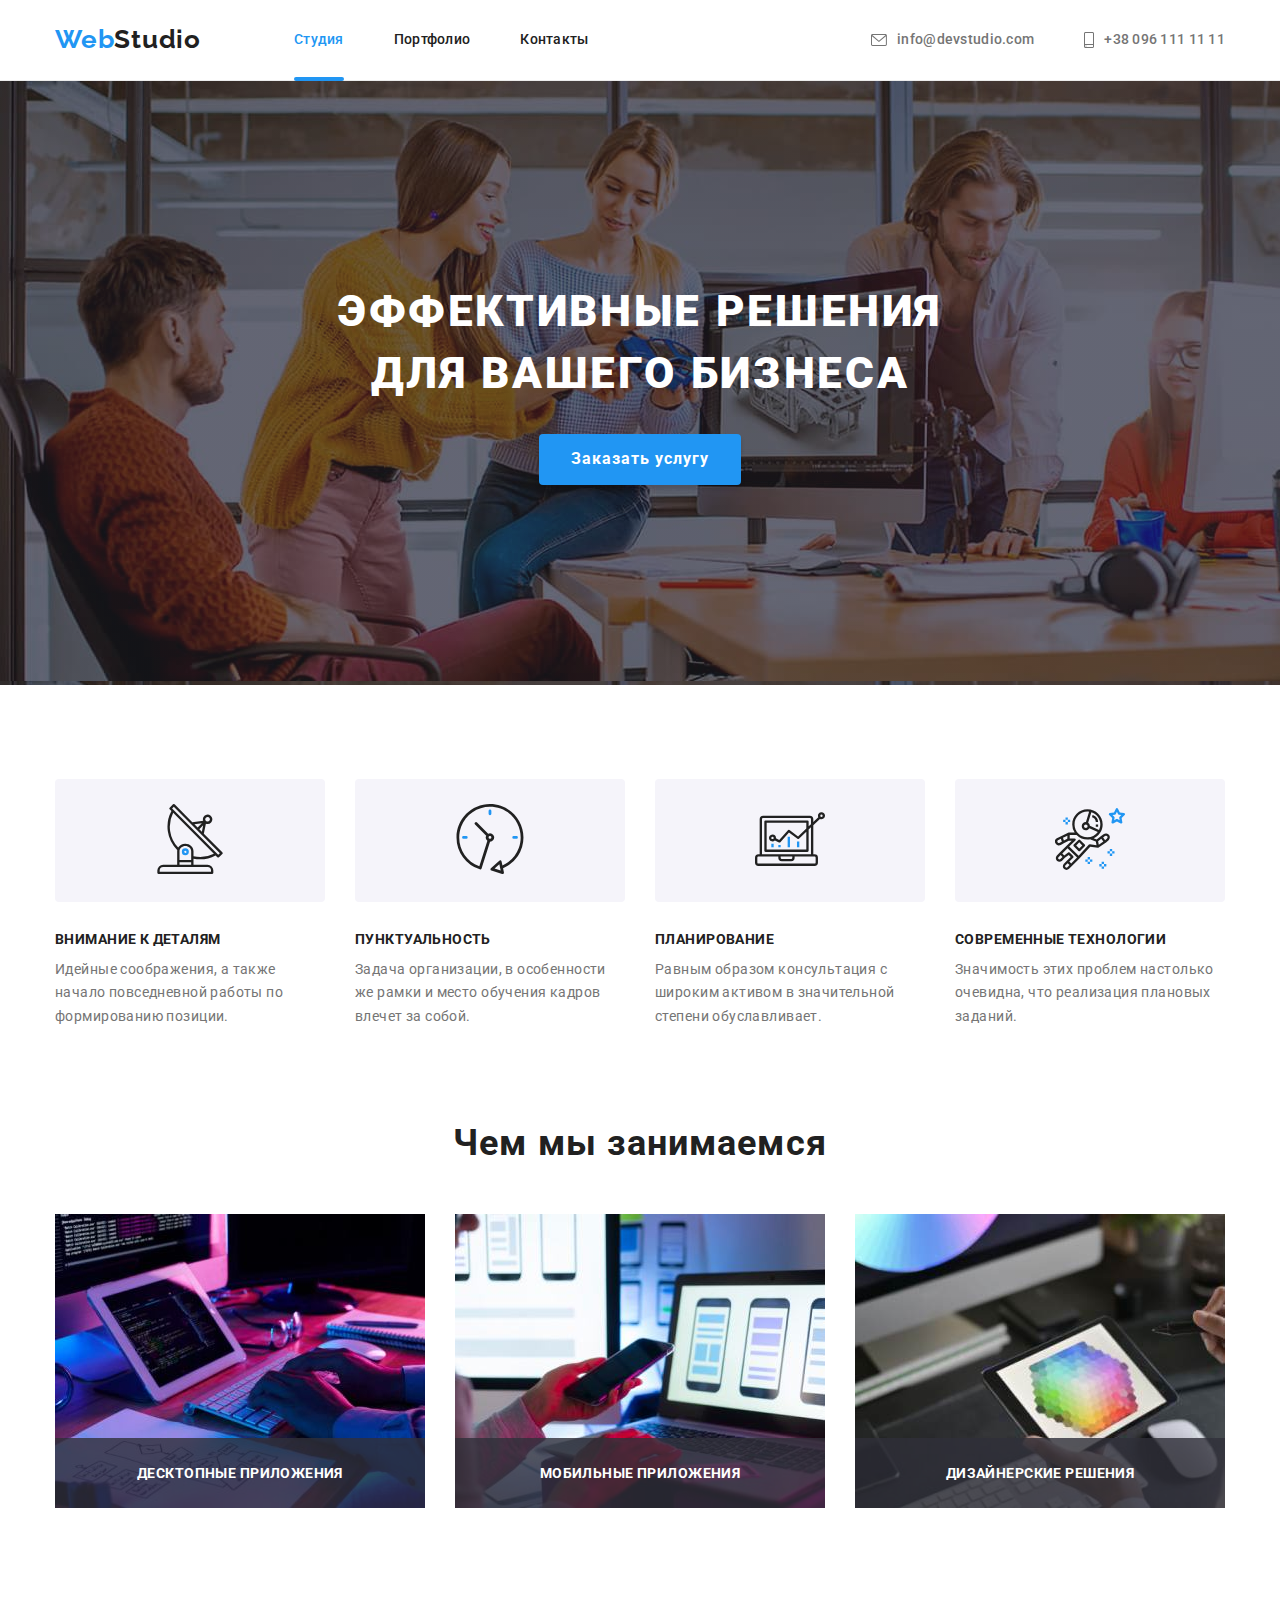
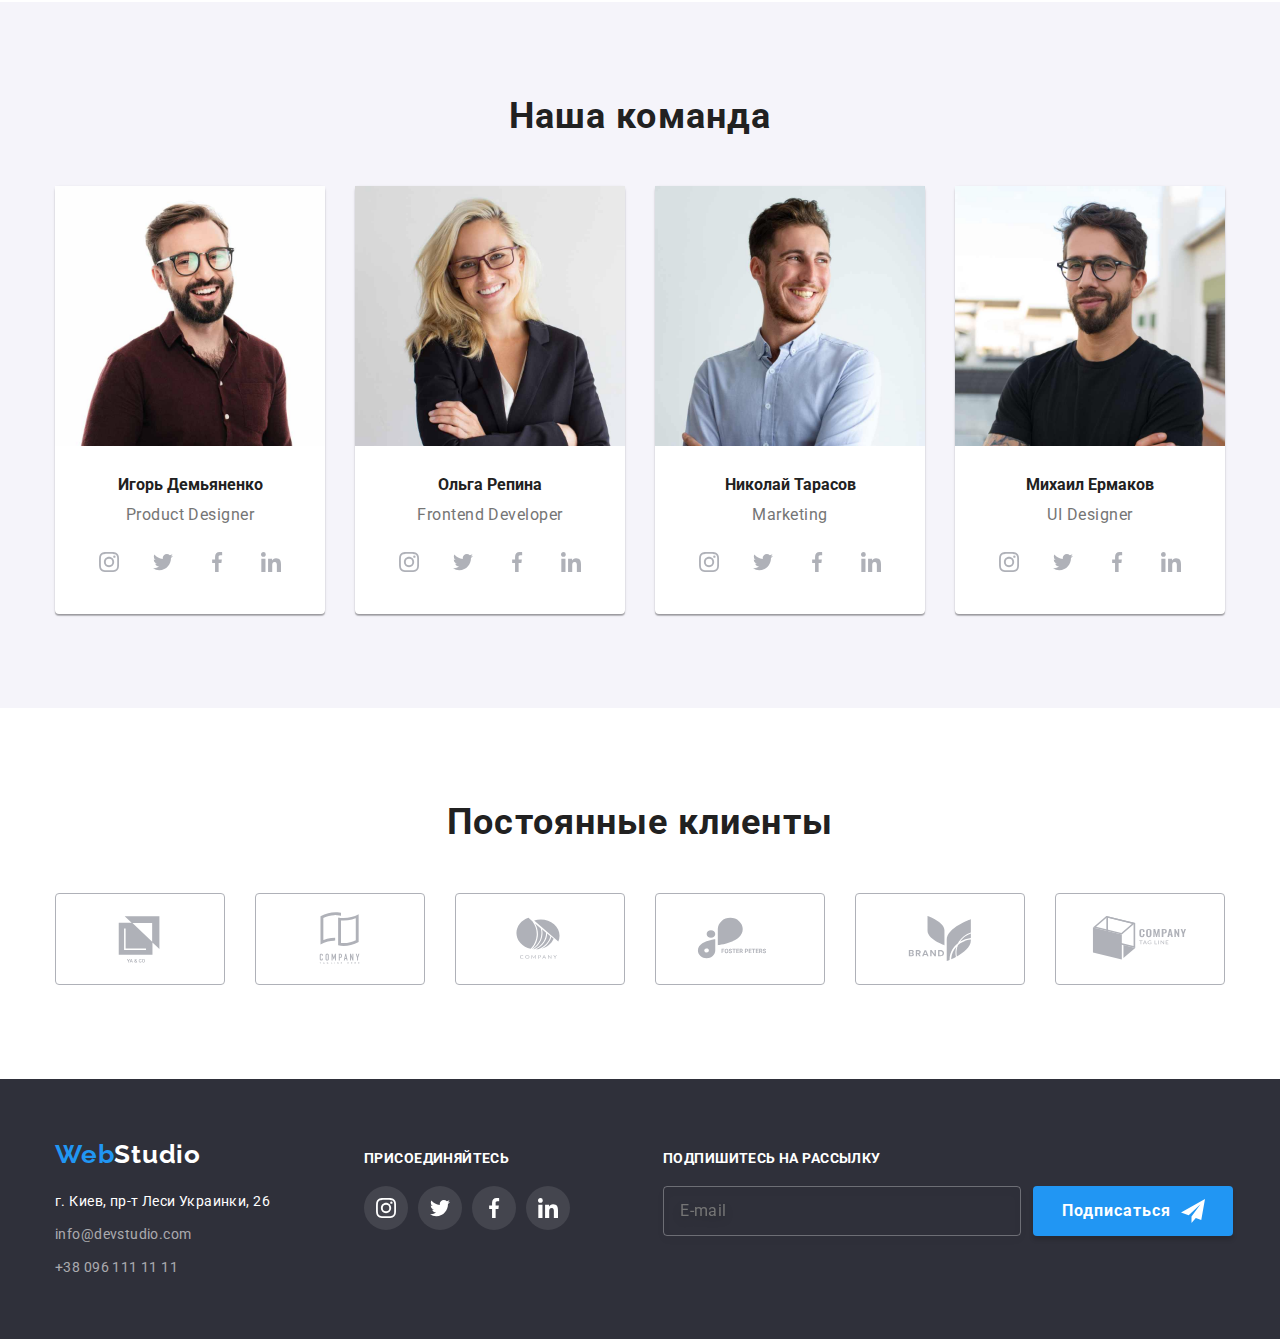
<file: index.html>
<!DOCTYPE html>
<html lang="ru">
  <head>
    <meta charset="UTF-8" />
    <meta http-equiv="X-UA-Compatible" content="IE=edge" />
    <meta name="viewport" content="width=device-width, initial-scale=1.0" />
    <title>WebStudio</title>
    <link rel="preconnect" href="https://fonts.googleapis.com" />
    <link rel="preconnect" href="https://fonts.gstatic.com" crossorigin />
    <link
      href="https://fonts.googleapis.com/css2?family=Raleway:wght@700&family=Roboto:wght@400;500;700;900&display=swap"
      rel="stylesheet"
    />
    <link
      rel="stylesheet"
      href="https://cdnjs.cloudflare.com/ajax/libs/modern-normalize/1.1.0/modern-normalize.min.css"
    />
    <link rel="stylesheet" href="./css/reset.css" />
    <link rel="stylesheet" href="./css/styles.css" />
  </head>

  <body>
    <!--Шапка.Навигация сайта-->
    <header class="nav">
      <div class="container nav-container">
        <nav class="nav-section">
          <a class="logo" href="./index.html">
            <span class="logo-text">Web</span>Studio
          </a>
          <ul class="nav-list">
            <li class="nav-item">
              <a class="nav-link current" href="./index.html">Студия</a>
            </li>
            <li class="nav-item">
              <a class="nav-link" href="./portfolio.html">Портфолио</a>
            </li>
            <li class="nav-item"><a class="nav-link" href="">Контакты</a></li>
          </ul>
        </nav>
        <ul class="contacts">
          <li class="contacts-item">
            <a class="contacts-link" href="mailto:info@devstudio.com">
              <svg class="contacts-icon mail-contacts-icon">
                <use href="./images/icons.svg#icon-mail"></use>
              </svg>
              info@devstudio.com
            </a>
          </li>
          <li class="contacts-item">
            <a class="contacts-link" href="tel:+380961111111">
              <svg class="contacts-icon phone-contacts-icon">
                <use href="./images/icons.svg#icon-phone"></use>
              </svg>
              +38 096 111 11 11
            </a>
          </li>
        </ul>
      </div>
    </header>

    <main>
      <!--Герой-->
      <section class="hero">
        <div class="container">
          <h1 class="hero-title">Эффективные решения для вашего бизнеса</h1>
          <button type="button" class="hero-button" data-modal-open>
            Заказать услугу
          </button>
        </div>
      </section>

      <!--Преимущества-->
      <section class="section">
        <div class="container">
          <h2 class="title-hidden">Преимущества</h2>
          <ul class="features-list">
            <li class="features-item">
              <div class="features-image">
                <svg class="features-icon">
                  <use href="./images/icons.svg#icon-antenna"></use>
                </svg>
              </div>
              <h3 class="features-title">Внимание к деталям</h3>
              <p class="features-text">
                Идейные соображения, а также начало повседневной работы по
                формированию позиции.
              </p>
            </li>
            <li class="features-item">
              <div class="features-image">
                <svg class="features-icon">
                  <use href="./images/icons.svg#icon-clock"></use>
                </svg>
              </div>
              <h3 class="features-title">Пунктуальность</h3>
              <p class="features-text">
                Задача организации, в особенности же рамки и место обучения
                кадров влечет за собой.
              </p>
            </li>
            <li class="features-item">
              <div class="features-image">
                <svg class="features-icon">
                  <use href="./images/icons.svg#icon-diagram"></use>
                </svg>
              </div>
              <h3 class="features-title">Планирование</h3>
              <p class="features-text">
                Равным образом консультация с широким активом в значительной
                степени обуславливает.
              </p>
            </li>
            <li class="features-item">
              <div class="features-image">
                <svg class="features-icon">
                  <use href="./images/icons.svg#icon-astronaut"></use>
                </svg>
              </div>
              <h3 class="features-title">Современные технологии</h3>
              <p class="features-text">
                Значимость этих проблем настолько очевидна, что реализация
                плановых заданий.
              </p>
            </li>
          </ul>
        </div>
      </section>

      <!--Чем занимаются-->
      <section class="section functions">
        <div class="container">
          <h2 class="section-title">Чем мы занимаемся</h2>
          <ul class="functions-list">
            <li class="functions-item">
              <img
                src="./images/box1.jpg"
                alt="написание кода"
                width="370"
                height="294"
              />
              <p class="functions-list-text">Десктопные приложения</p>
            </li>
            <li class="functions-item">
              <img
                src="./images/box2.jpg"
                alt="разработка дизайна"
                width="370"
                height="294"
              />
              <p class="functions-list-text">Мобильные приложения</p>
            </li>
            <li class="functions-item">
              <img
                src="./images/box3.jpg"
                alt="оформление сайта"
                width="370"
                height="294"
              />
              <p class="functions-list-text">Дизайнерские решения</p>
            </li>
          </ul>
        </div>
      </section>

      <!--Команда-->
      <section class="section team">
        <div class="container">
          <h2 class="section-title">Наша команда</h2>
          <ul class="team-list">
            <li class="team-item">
              <img
                src="./images/img.jpg"
                alt="фото Игоря Демьяненка"
                width="270"
                height="260"
              />
              <div class="team-item-text">
                <h3 class="team-name">Игорь Демьяненко</h3>
                <p class="team-position" lang="en">Product Designer</p>
              </div>
              <ul class="social-list">
                <li class="social-item">
                  <a class="social-link" href="">
                    <svg class="social-icon">
                      <use href="./images/icons.svg#icon-instagram"></use>
                    </svg>
                  </a>
                </li>
                <li class="social-item">
                  <a class="social-link" href="">
                    <svg class="social-icon">
                      <use href="./images/icons.svg#icon-twitter"></use>
                    </svg>
                  </a>
                </li>
                <li class="social-item">
                  <a class="social-link" href="">
                    <svg class="social-icon">
                      <use href="./images/icons.svg#icon-facebook"></use>
                    </svg>
                  </a>
                </li>
                <li class="social-item">
                  <a class="social-link" href="">
                    <svg class="social-icon">
                      <use href="./images/icons.svg#icon-linkedin"></use>
                    </svg>
                  </a>
                </li>
              </ul>
            </li>
            <li class="team-item">
              <img
                src="./images/img1.jpg"
                alt="фото Ольги Репиной"
                width="270"
                height="260"
              />
              <div class="team-item-text">
                <h3 class="team-name">Ольга Репина</h3>
                <p class="team-position" lang="en">Frontend Developer</p>
              </div>
              <ul class="social-list">
                <li class="social-item">
                  <a class="social-link" href="">
                    <svg class="social-icon">
                      <use href="./images/icons.svg#icon-instagram"></use>
                    </svg>
                  </a>
                </li>
                <li class="social-item">
                  <a class="social-link" href="">
                    <svg class="social-icon">
                      <use href="./images/icons.svg#icon-twitter"></use>
                    </svg>
                  </a>
                </li>
                <li class="social-item">
                  <a class="social-link" href="">
                    <svg class="social-icon">
                      <use href="./images/icons.svg#icon-facebook"></use>
                    </svg>
                  </a>
                </li>
                <li class="social-item">
                  <a class="social-link" href="">
                    <svg class="social-icon">
                      <use href="./images/icons.svg#icon-linkedin"></use>
                    </svg>
                  </a>
                </li>
              </ul>
            </li>
            <li class="team-item">
              <img
                src="./images/img2.jpg"
                alt="фото Николая Тарасова"
                width="270"
                height="260"
              />
              <div class="team-item-text">
                <h3 class="team-name">Николай Тарасов</h3>
                <p class="team-position" lang="en">Marketing</p>
              </div>
              <ul class="social-list">
                <li class="social-item">
                  <a class="social-link" href="">
                    <svg class="social-icon">
                      <use href="./images/icons.svg#icon-instagram"></use>
                    </svg>
                  </a>
                </li>
                <li class="social-item">
                  <a class="social-link" href="">
                    <svg class="social-icon">
                      <use href="./images/icons.svg#icon-twitter"></use>
                    </svg>
                  </a>
                </li>
                <li class="social-item">
                  <a class="social-link" href="">
                    <svg class="social-icon">
                      <use href="./images/icons.svg#icon-facebook"></use>
                    </svg>
                  </a>
                </li>
                <li class="social-item">
                  <a class="social-link" href="">
                    <svg class="social-icon">
                      <use href="./images/icons.svg#icon-linkedin"></use>
                    </svg>
                  </a>
                </li>
              </ul>
            </li>
            <li class="team-item">
              <img
                src="./images/img3.jpg"
                alt="фото Михаила Ермакова"
                width="270"
                height="260"
              />
              <div class="team-item-text">
                <h3 class="team-name">Михаил Ермаков</h3>
                <p class="team-position" lang="en">UI Designer</p>
              </div>
              <ul class="social-list">
                <li class="social-item">
                  <a class="social-link" href="">
                    <svg class="social-icon">
                      <use href="./images/icons.svg#icon-instagram"></use>
                    </svg>
                  </a>
                </li>
                <li class="social-item">
                  <a class="social-link" href="">
                    <svg class="social-icon">
                      <use href="./images/icons.svg#icon-twitter"></use>
                    </svg>
                  </a>
                </li>
                <li class="social-item">
                  <a class="social-link" href="">
                    <svg class="social-icon">
                      <use href="./images/icons.svg#icon-facebook"></use>
                    </svg>
                  </a>
                </li>
                <li class="social-item">
                  <a class="social-link" href="">
                    <svg class="social-icon">
                      <use href="./images/icons.svg#icon-linkedin"></use>
                    </svg>
                  </a>
                </li>
              </ul>
            </li>
          </ul>
        </div>
      </section>
      <!-- Постоянные клиенты -->
      <section class="section">
        <div class="container">
          <h2 class="section-title">Постоянные клиенты</h2>
          <ul class="clients-list">
            <li class="clients-item">
              <a class="clients-link" href="">
                <svg class="clients-logo">
                  <use href="./images/icons.svg#icon-logo-1"></use>
                </svg>
              </a>
            </li>
            <li class="clients-item">
              <a class="clients-link" href="">
                <svg class="clients-logo">
                  <use href="./images/icons.svg#icon-logo-2"></use>
                </svg>
              </a>
            </li>
            <li class="clients-item">
              <a class="clients-link" href="">
                <svg class="clients-logo">
                  <use href="./images/icons.svg#icon-logo-3"></use>
                </svg>
              </a>
            </li>
            <li class="clients-item">
              <a class="clients-link" href="">
                <svg class="clients-logo">
                  <use href="./images/icons.svg#icon-logo-4"></use>
                </svg>
              </a>
            </li>
            <li class="clients-item">
              <a class="clients-link" href="">
                <svg class="clients-logo">
                  <use href="./images/icons.svg#icon-logo-5"></use>
                </svg>
              </a>
            </li>
            <li class="clients-item">
              <a class="clients-link" href="">
                <svg class="clients-logo">
                  <use href="./images/icons.svg#icon-logo-6"></use>
                </svg>
              </a>
            </li>
          </ul>
        </div>
      </section>
    </main>

    <!--Подвал-->
    <footer class="footer">
      <div class="container footer-container">
        <div class="footer-section">
          <a class="logo" href="./index.html">
            <span class="logo-text">Web</span>Studio
          </a>
          <address class="address">
            <p class="address-text">г. Киев, пр-т Леси Украинки, 26</p>
            <a href="mailto:info@devstudio.com" class="mail"
              >info@devstudio.com</a
            >
            <a href="tel:+380961111111" class="phone">+38 096 111 11 11</a>
          </address>
        </div>
        <div class="join">
          <p class="join-text">присоединяйтесь</p>
          <ul class="join-list">
            <li class="join-item">
              <a class="join-link" href="">
                <svg class="join-icon">
                  <use href="./images/icons.svg#icon-instagram"></use>
                </svg>
              </a>
            </li>
            <li class="join-item">
              <a class="join-link" href="">
                <svg class="join-icon">
                  <use href="./images/icons.svg#icon-twitter"></use>
                </svg>
              </a>
            </li>
            <li class="join-item">
              <a class="join-link" href="">
                <svg class="join-icon">
                  <use href="./images/icons.svg#icon-facebook"></use>
                </svg>
              </a>
            </li>
            <li class="join-item">
              <a class="join-link" href="">
                <svg class="join-icon">
                  <use href="./images/icons.svg#icon-linkedin"></use>
                </svg>
              </a>
            </li>
          </ul>
        </div>
        <div class="subscribe">
          <form action="#" class="subscribe-form">
            <label for="subscribe-user-email" class="subscribe-label">
              Подпишитесь на рассылку
            </label>
            <div class="subscribe-wrapper">
              <input
                type="text"
                name="subscribe-user-email"
                id="subscribe-user-email"
                placeholder="E-mail"
                class="subscribe-email"
              />
              <button type="submit" class="subscribe-btn">
                Подписаться
                <svg class="subscribe-icon">
                  <use href="./images/icons.svg#icon-send"></use>
                </svg>
              </button>
            </div>
          </form>
        </div>
      </div>
    </footer>

    <!-- Модальное окно -->
    <div class="backdrope is-hidden" data-modal>
      <div class="modal">
        <button type="button" class="modal-button" data-modal-close>
          <svg class="modal-icon-close">
            <use href="./images/icons.svg#icon-close"></use>
          </svg>
        </button>
        <p class="modal-title">Оставьте свои данные, мы вам перезвоним</p>
        <form action="#">
          <div class="modal-form">
            <label for="modal-user-name" class="modal-label">Имя</label>
            <div class="modal-wrapper">
              <input
                type="text"
                name="modal-user-name"
                id="modal-user-name"
                class="modal-user-info"
              />
              <svg class="modal-icon-name">
                <use href="./images/icons.svg#icon-name"></use>
              </svg>
            </div>
          </div>
          <div class="modal-form">
            <label for="modal-user-tel" class="modal-label">Телефон</label>
            <div class="modal-wrapper">
              <input
                type="text"
                name="modal-user-tel"
                id="modal-user-tel"
                class="modal-user-info"
              />
              <svg class="modal-icon-tel">
                <use href="./images/icons.svg#icon-tel"></use>
              </svg>
            </div>
          </div>
          <div class="modal-form">
            <label for="modal-user-email" class="modal-label">Почта</label>
            <div class="modal-wrapper">
              <input
                type="text"
                name="modal-user-email"
                id="modal-user-email"
                class="modal-user-info"
              />
              <svg class="modal-icon-email">
                <use href="./images/icons.svg#icon-email"></use>
              </svg>
            </div>
          </div>
          <div class="modal-form">
            <label for="modal-user-comment" class="modal-label"
              >Комментарий</label
            >
            <div class="modal-wrapper">
              <textarea
                name="modal-user-comment"
                id="modal-user-comment"
                class="modal-comment-text"
                placeholder="Введите текст"
              ></textarea>
            </div>
          </div>
          <input
            type="checkbox"
            name="policy"
            id="policy"
            class="form-checkbox title-hidden"
          />
          <label for="policy" class="checkbox-text">
            <span class="checkbox-wrapper">
              <svg class="checkbox-icon" width="11" height="8">
                <use href="./images/icons.svg#icon-agree"></use>
              </svg>
            </span>
            Соглашаюсь с рассылкой и принимаю
            <a href="" class="checkbox-link"> Условия договора</a>
          </label>
          <button type="submit" class="checkbox-button">Отправить</button>
        </form>
      </div>
    </div>
    <script src="./js/modal.js"></script>
  </body>
</html>
</file>
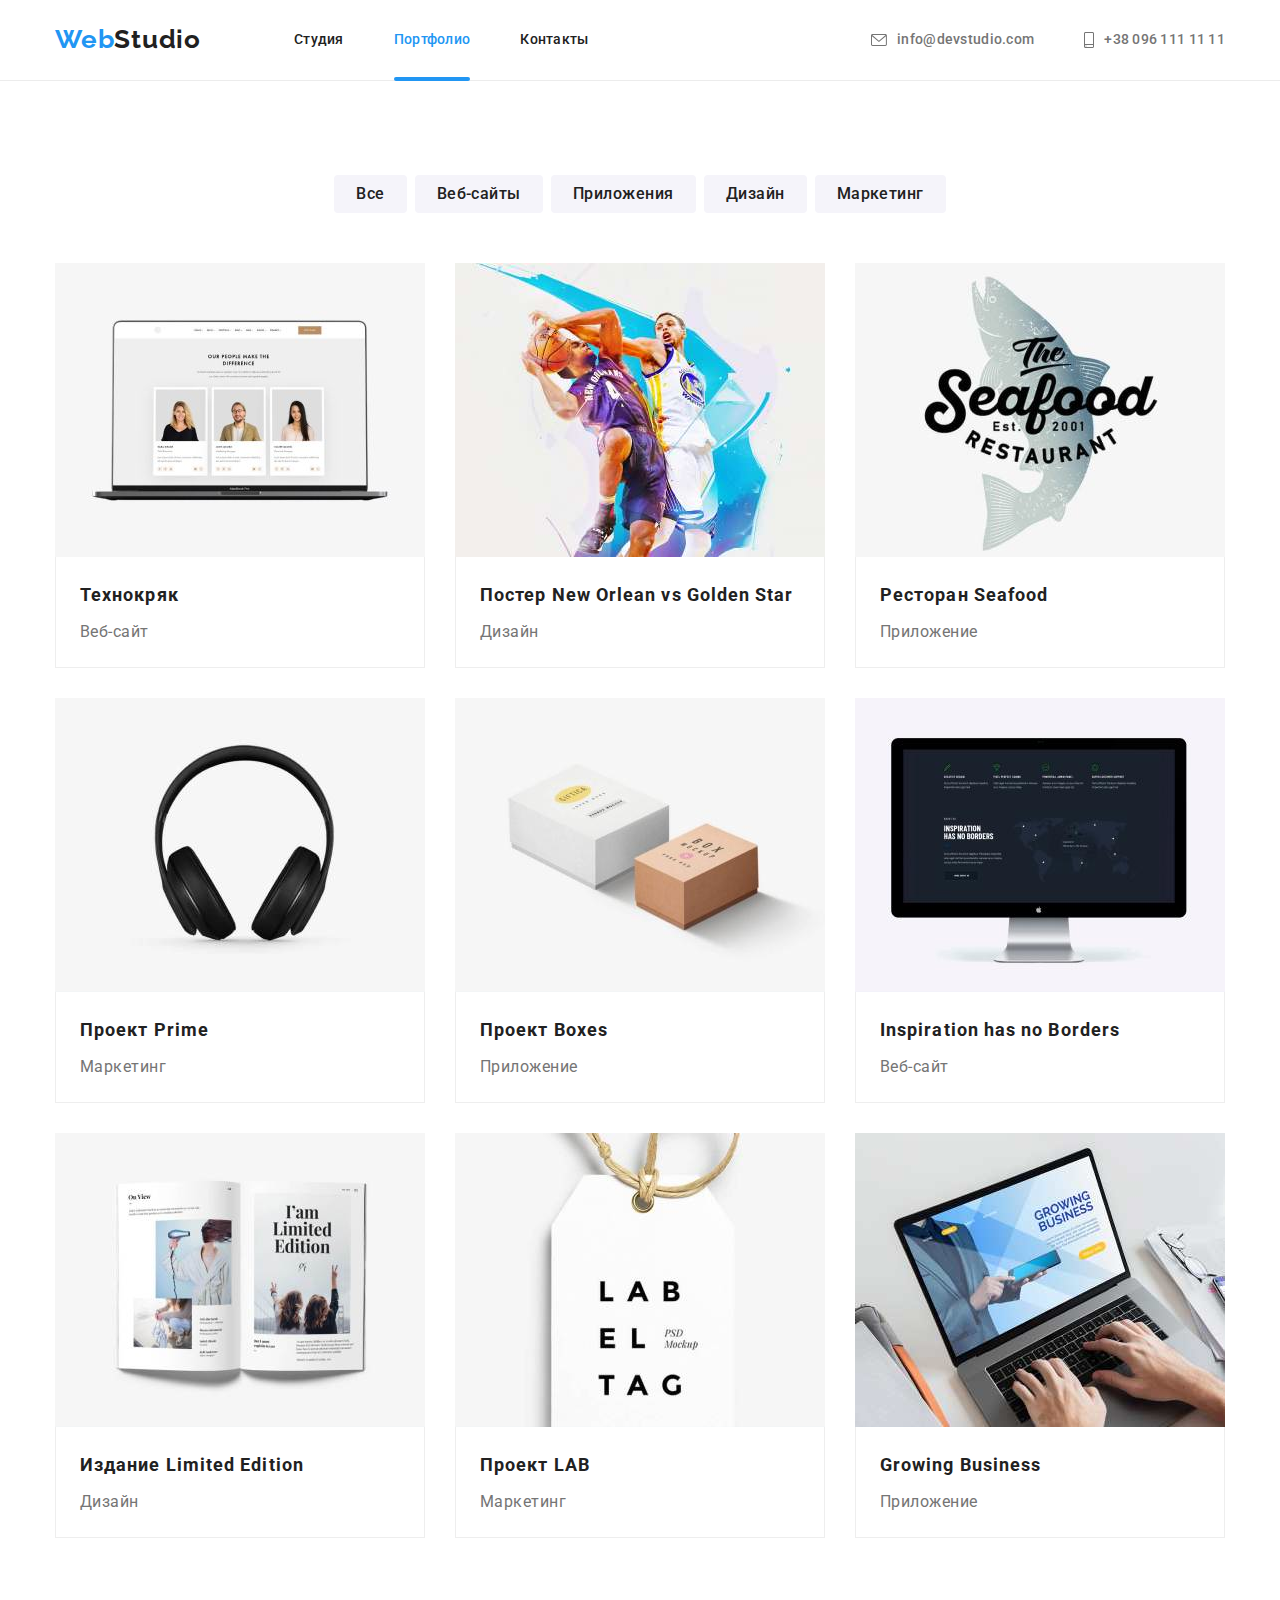
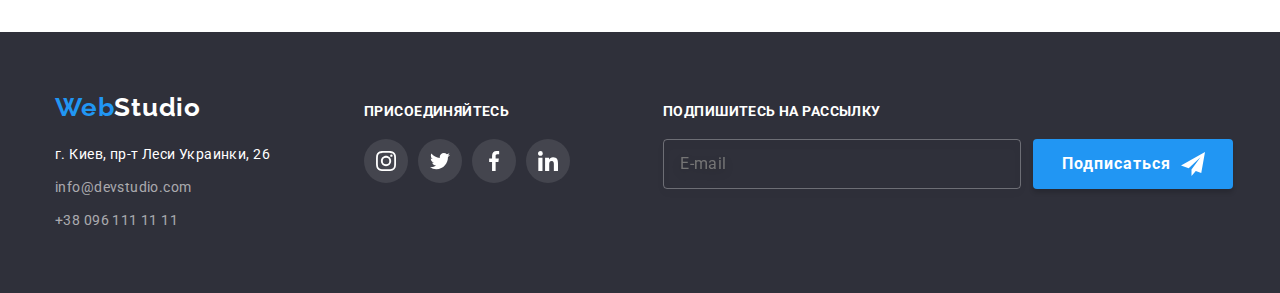
<file: portfolio.html>
<!DOCTYPE html>
<html lang="ru">
  <head>
    <meta charset="UTF-8" />
    <meta http-equiv="X-UA-Compatible" content="IE=edge" />
    <meta name="viewport" content="width=device-width, initial-scale=1.0" />
    <title>WebStudio</title>
    <link rel="preconnect" href="https://fonts.googleapis.com" />
    <link rel="preconnect" href="https://fonts.gstatic.com" crossorigin />
    <link
      href="https://fonts.googleapis.com/css2?family=Raleway:wght@700&family=Roboto:wght@400;500;700;900&display=swap"
      rel="stylesheet"
    />
    <link
      rel="stylesheet"
      href="https://cdnjs.cloudflare.com/ajax/libs/modern-normalize/1.1.0/modern-normalize.min.css"
    />
    <link rel="stylesheet" href="./css/reset.css" />
    <link rel="stylesheet" href="./css/styles.css" />
  </head>

  <body>
    <!--Шапка.Навигация сайта-->
    <header class="nav">
      <div class="container nav-container">
        <nav class="nav-section">
          <a class="logo" href="./index.html">
            <span class="logo-text">Web</span>Studio
          </a>
          <ul class="nav-list">
            <li class="nav-item">
              <a class="nav-link" href="./index.html">Студия</a>
            </li>
            <li class="nav-item">
              <a class="nav-link current" href="./portfolio.html">Портфолио</a>
            </li>
            <li class="nav-item"><a class="nav-link" href="">Контакты</a></li>
          </ul>
        </nav>
        <ul class="contacts">
          <li class="contacts-item">
            <a class="contacts-link" href="mailto:info@devstudio.com">
              <svg class="contacts-icon mail-contacts-icon">
                <use href="./images/icons.svg#icon-mail"></use>
              </svg>
              info@devstudio.com
            </a>
          </li>
          <li class="contacts-item">
            <a class="contacts-link" href="tel:+380961111111">
              <svg class="contacts-icon phone-contacts-icon">
                <use href="./images/icons.svg#icon-phone"></use>
              </svg>
              +38 096 111 11 11
            </a>
          </li>
        </ul>
      </div>
    </header>

    <!-- Main -->
    <main>
      <section class="section">
        <div class="container">
          <h1 class="title-hidden">Наши проекты</h1>
          <ul class="filters-list">
            <li class="filter-item">
              <button type="button" class="filter-button">Все</button>
            </li>
            <li class="filter-item">
              <button type="button" class="filter-button">Веб-сайты</button>
            </li>
            <li class="filter-item">
              <button type="button" class="filter-button">Приложения</button>
            </li>
            <li class="filter-item">
              <button type="button" class="filter-button">Дизайн</button>
            </li>
            <li class="filter-item">
              <button type="button" class="filter-button">Маркетинг</button>
            </li>
          </ul>

          <ul class="works-list">
            <li class="work-item">
              <a class="work-link" href="">
                <div class="work-wrapper">
                  <img
                    src="./images/portfolio1.jpg"
                    alt="Страница веб-сайта Технокряк"
                    width="370"
                    height="294"
                  />
                  <p class="work-text">
                    Технокряк это современная площадка распространения
                    коронавируса. Компании используют эту платформу для
                    цифрового шпионажа и атак на защищённые сервера конкурентов.
                  </p>
                </div>
                <div class="work-border">
                  <h2 class="work-project">Технокряк</h2>
                  <p class="work-type">Веб-сайт</p>
                </div>
              </a>
            </li>
            <li class="work-item">
              <a class="work-link" href="">
                <div class="work-wrapper">
                  <img
                    src="./images/portfolio2.jpg"
                    alt="Два баскетболиста"
                    width="370"
                    height="294"
                  />
                  <p class="work-text">
                    Технокряк это современная площадка распространения
                    коронавируса. Компании используют эту платформу для
                    цифрового шпионажа и атак на защищённые сервера конкурентов.
                  </p>
                </div>
                <div class="work-border">
                  <h2 class="work-project">Постер New Orlean vs Golden Star</h2>
                  <p class="work-type">Дизайн</p>
                </div>
              </a>
            </li>
            <li class="work-item">
              <a class="work-link" href="">
                <div class="work-wrapper">
                  <img
                    src="./images/portfolio3.jpg"
                    alt="Логотип ресторана Seafood"
                    width="370"
                    height="294"
                  />
                  <p class="work-text">
                    Технокряк это современная площадка распространения
                    коронавируса. Компании используют эту платформу для
                    цифрового шпионажа и атак на защищённые сервера конкурентов.
                  </p>
                </div>
                <div class="work-border">
                  <h2 class="work-project">Ресторан Seafood</h2>
                  <p class="work-type">Приложение</p>
                </div>
              </a>
            </li>
            <li class="work-item">
              <a class="work-link" href="">
                <div class="work-wrapper">
                  <img
                    src="./images/portfolio4.jpg"
                    alt="Наушники"
                    width="370"
                    height="294"
                  />
                  <p class="work-text">
                    Технокряк это современная площадка распространения
                    коронавируса. Компании используют эту платформу для
                    цифрового шпионажа и атак на защищённые сервера конкурентов.
                  </p>
                </div>
                <div class="work-border">
                  <h2 class="work-project">Проект Prime</h2>
                  <p class="work-type">Маркетинг</p>
                </div>
              </a>
            </li>
            <li class="work-item">
              <a class="work-link" href="">
                <div class="work-wrapper">
                  <img
                    src="./images/portfolio5.jpg"
                    alt="Две коробки"
                    width="370"
                    height="294"
                  />
                  <p class="work-text">
                    Технокряк это современная площадка распространения
                    коронавируса. Компании используют эту платформу для
                    цифрового шпионажа и атак на защищённые сервера конкурентов.
                  </p>
                </div>
                <div class="work-border">
                  <h2 class="work-project">Проект Boxes</h2>
                  <p class="work-type">Приложение</p>
                </div>
              </a>
            </li>
            <li class="work-item">
              <a class="work-link" href="">
                <div class="work-wrapper">
                  <img
                    src="./images/portfolio6.jpg"
                    alt="Стнаница веб-сайта Inspiration has no Borders"
                    width="370"
                    height="294"
                  />
                  <p class="work-text">
                    Технокряк это современная площадка распространения
                    коронавируса. Компании используют эту платформу для
                    цифрового шпионажа и атак на защищённые сервера конкурентов.
                  </p>
                </div>
                <div class="work-border">
                  <h2 class="work-project" lang="en">
                    Inspiration has no Borders
                  </h2>
                  <p class="work-type">Веб-сайт</p>
                </div>
              </a>
            </li>
            <li class="work-item">
              <a class="work-link" href="">
                <div class="work-wrapper">
                  <img
                    src="./images/portfolio7.jpg"
                    alt="Журнал"
                    width="370"
                    height="294"
                  />
                  <p class="work-text">
                    Технокряк это современная площадка распространения
                    коронавируса. Компании используют эту платформу для
                    цифрового шпионажа и атак на защищённые сервера конкурентов.
                  </p>
                </div>
                <div class="work-border">
                  <h2 class="work-project">Издание Limited Edition</h2>
                  <p class="work-type">Дизайн</p>
                </div>
              </a>
            </li>
            <li class="work-item">
              <a class="work-link" href="">
                <div class="work-wrapper">
                  <img
                    src="./images/portfolio8.jpg"
                    alt="Ярлык"
                    width="370"
                    height="294"
                  />
                  <p class="work-text">
                    Технокряк это современная площадка распространения
                    коронавируса. Компании используют эту платформу для
                    цифрового шпионажа и атак на защищённые сервера конкурентов.
                  </p>
                </div>
                <div class="work-border">
                  <h2 class="work-project">Проект LAB</h2>
                  <p class="work-type">Маркетинг</p>
                </div>
              </a>
            </li>
            <li class="work-item">
              <a class="work-link" href="">
                <div class="work-wrapper">
                  <img
                    src="./images/portfolio9.jpg"
                    alt="Стнаница веб-сайта Growing Business"
                    width="370"
                    height="294"
                  />
                  <p class="work-text">
                    Технокряк это современная площадка распространения
                    коронавируса. Компании используют эту платформу для
                    цифрового шпионажа и атак на защищённые сервера конкурентов.
                  </p>
                </div>
                <div class="work-border">
                  <h2 class="work-project" lang="en">Growing Business</h2>
                  <p class="work-type">Приложение</p>
                </div>
              </a>
            </li>
          </ul>
        </div>
      </section>
    </main>

    <!--Подвал-->
    <footer class="footer">
      <div class="container footer-container">
        <div class="footer-section">
          <a class="logo" href="./index.html">
            <span class="logo-text">Web</span>Studio
          </a>
          <address class="address">
            <p class="address-text">г. Киев, пр-т Леси Украинки, 26</p>
            <a href="mailto:info@devstudio.com" class="mail"
              >info@devstudio.com</a
            >
            <a href="tel:+380961111111" class="phone">+38 096 111 11 11</a>
          </address>
        </div>
        <div class="join">
          <p class="join-text">присоединяйтесь</p>
          <ul class="join-list">
            <li class="join-item">
              <a class="join-link" href="">
                <svg class="join-icon">
                  <use href="./images/icons.svg#icon-instagram"></use>
                </svg>
              </a>
            </li>
            <li class="join-item">
              <a class="join-link" href="">
                <svg class="join-icon">
                  <use href="./images/icons.svg#icon-twitter"></use>
                </svg>
              </a>
            </li>
            <li class="join-item">
              <a class="join-link" href="">
                <svg class="join-icon">
                  <use href="./images/icons.svg#icon-facebook"></use>
                </svg>
              </a>
            </li>
            <li class="join-item">
              <a class="join-link" href="">
                <svg class="join-icon">
                  <use href="./images/icons.svg#icon-linkedin"></use>
                </svg>
              </a>
            </li>
          </ul>
        </div>
        <div class="subscribe">
          <form action="#" class="subscribe-form">
            <label for="subscribe-user-email" class="subscribe-label">
              Подпишитесь на рассылку
            </label>
            <div class="subscribe-wrapper">
              <input
                type="text"
                name="subscribe-user-email"
                id="subscribe-user-email"
                placeholder="E-mail"
                class="subscribe-email"
              />
              <button type="submit" class="subscribe-btn">
                Подписаться
                <svg class="subscribe-icon">
                  <use href="./images/icons.svg#icon-send"></use>
                </svg>
              </button>
            </div>
          </form>
        </div>
      </div>
    </footer>
  </body>
</html>
</file>
<file: css/styles.css>
:root {
  --main-text-color: #757575;
  --title-text-color: #212121;
  --accent-color: #2196f3;
  --secondary-accent-color: #188ce8;
  --primary-white-color: #ffffff;
  --footer-color: rgba(255, 255, 255, 0.6);

  --back-background-color: #e5e5e5;
  --hero-background-color: #c4c4c4;
  --primary-background-color: #ffffff;
  --secondary-background-color: #f5f4fa;
  --dark-background-color: #2f303a;
  --paragraph-background-color: rgba(47, 48, 58, 0.8);
  --accent-background-color: rgba(33, 150, 243, 0.9);
  --icon-background-color: rgba(255, 255, 255, 0.1);
  --modal-background-color: rgba(0, 0, 0, 0.2);

  --first-border-color: #ececec;
  --second-border-color: #eeeeee;

  --gradient-color: rgba(47, 48, 58, 0.4);

  --icon-color: #afb1b8;
}

body {
  color: var(--main-text-color);
  font-size: 14px;
  font-family: Roboto, sans-serif;
}

header {
  border-bottom: 1px solid var(--first-border-color);
  background-color: var(--primary-background-color);
}

.section {
  padding-top: 94px;
  padding-bottom: 94px;

  background-color: var(--primary-background-color);
}
.container {
  max-width: 1200px;
  margin-left: auto;
  margin-right: auto;
  padding-left: 15px;
  padding-right: 15px;
}

.section-title {
  margin-top: 0;
  margin-bottom: 50px;

  color: var(--title-text-color);

  font-weight: 700;
  font-size: 36px;
  line-height: 1.13;
  text-align: center;
  letter-spacing: 0.03em;
}

.title-hidden {
  width: 1px;
  height: 1px;
  padding: 0;
  margin: -1px 0 0 0;

  overflow: hidden;

  opacity: 0;
}

/*Шапка.Навигация сайта*/
.nav-container {
  display: flex;
  align-items: center;
  justify-content: space-between;
}

.nav-section {
  display: flex;
  align-items: center;
}

.logo {
  margin-right: 93px;

  color: var(--title-text-color);

  font-family: Raleway, sans-serif;
  font-weight: 700;
  font-size: 26px;
  line-height: 1.2;
  letter-spacing: 0.03em;
  text-decoration: none;
}

.logo-text {
  color: var(--accent-color);
}

.nav-list {
  display: flex;
}

.nav .nav-item:not(:last-child) {
  margin-right: 50px;
}

.nav-link {
  position: relative;
  display: block;
  padding-top: 32px;
  padding-bottom: 32px;

  color: var(--title-text-color);

  font-weight: 500;
  font-size: 14px;
  line-height: 1.14;
  letter-spacing: 0.02em;
  text-decoration: none;
}

.nav-link.current {
  color: var(--accent-color);
}

.nav-link.current::after {
  content: "";

  display: block;
  position: absolute;
  bottom: -1px;

  width: 100%;
  height: 4px;

  background-color: var(--accent-color);
  border-radius: 2px;
}

.nav-link:hover,
.nav-link:focus {
  color: var(--accent-color);
  transition: color 250ms cubic-bezier(0.4, 0, 0.2, 1);
}

.contacts {
  display: flex;
}

.contacts-item:not(:last-child) {
  margin-right: 50px;
}

.contacts-link {
  display: flex;
  justify-content: center;
  align-items: center;
  padding-top: 32px;
  padding-bottom: 32px;

  color: var(--main-text-color);

  font-weight: 500;
  font-size: 14px;
  line-height: 1.14;
  letter-spacing: 0.02em;
  text-decoration: none;
}

.contacts-link:hover,
.contacts-link:focus {
  color: var(--accent-color);
  transition: color 250ms cubic-bezier(0.4, 0, 0.2, 1);
}

.contacts-icon {
  margin-right: 10px;
  fill: var(--main-text-color);
}

.mail-contacts-icon {
  width: 16px;
  height: 12px;
}

.phone-contacts-icon {
  width: 10px;
  height: 16px;
}

.contacts-link:hover .contacts-icon,
.contacts-link:focus .contacts-icon {
  fill: var(--accent-color);
  transition: fill 250ms cubic-bezier(0.4, 0, 0.2, 1);
}

/* Герой */
.hero {
  max-width: 1600px;
  margin: 0 auto;
  padding: 200px 0;
  text-align: center;

  background-color: var(--hero-background-color);
  background-image: linear-gradient(
      var(--gradient-color),
      var(--gradient-color)
    ),
    url(../images/bg-hero.jpg);
}

.hero-title {
  max-width: 696px;
  margin: 0 auto;
  margin-bottom: 30px;

  color: var(--primary-white-color);

  font-weight: 900;
  font-size: 44px;
  line-height: 1.4;
  letter-spacing: 0.06em;
  text-transform: uppercase;
}

.hero-button {
  display: inline-block;
  min-width: 200px;
  border-radius: 4px;
  padding: 10px 32px;

  box-shadow: 0px 4px 4px rgba(0, 0, 0, 0.15);
  color: var(--primary-white-color);
  background-color: var(--accent-color);

  font-family: inherit;
  font-weight: 700;
  font-size: 16px;
  line-height: 1.9;
  letter-spacing: 0.06em;

  cursor: pointer;
}

.hero-button:hover,
.hero-button:focus {
  background: var(--secondary-accent-color);
  transition: background-color 250ms cubic-bezier(0.4, 0, 0.2, 1);
}
/* Общие свойства для секций */
.section-title {
  margin-top: 0;
  margin-bottom: 50px;

  color: var(--title-text-color);

  font-weight: 700;
  font-size: 36px;
  line-height: 1.13;
  text-align: center;
  letter-spacing: 0.03em;
}

/* Преимущества */
.features-list {
  display: flex;
}

.features-item {
  min-width: 270px;
  display: flex;
  flex-direction: column;
  justify-content: center;
}

.features-item:not(:last-child) {
  margin-right: 30px;
}

.features-image {
  background-color: var(--secondary-background-color);
  border-radius: 4px;
  margin-bottom: 30px;
}
.features-icon {
  width: 70px;
  height: 70px;
  margin: 25px 100px;
}

.features-title {
  margin-top: 0;
  margin-bottom: 10px;

  color: var(--title-text-color);

  font-weight: 700;
  font-size: 14px;
  line-height: 1.14;
  letter-spacing: 0.03em;
  text-transform: uppercase;
}

.features-text {
  font-weight: 400;
  font-size: 14px;
  line-height: 1.7;
  letter-spacing: 0.03em;
}

/* Чем занимаются */
.functions {
  padding-top: 0px;
}

.functions-list {
  display: flex;
}

.functions-item:not(:last-child) {
  margin-right: 30px;
}

.functions-item {
  position: relative;
}

.functions-list-text {
  position: absolute;
  bottom: 0;
  width: 100%;
  padding-top: 27px;
  padding-bottom: 27px;
  text-align: center;

  font-weight: 700;
  font-size: 14px;
  line-height: calc(16 / 14);
  text-align: center;
  letter-spacing: 0.03em;
  text-transform: uppercase;

  color: var(--primary-white-color);
  background-color: var(--paragraph-background-color);
}

/* Команда */
.team {
  background-color: var(--secondary-background-color);
}

.team-list {
  display: flex;
}

.team-item {
  text-align: center;

  box-shadow: 0px 1px 3px rgba(0, 0, 0, 0.12), 0px 1px 1px rgba(0, 0, 0, 0.14),
    0px 2px 1px rgba(0, 0, 0, 0.2);
  border-radius: 4px;

  background-color: var(--primary-background-color);
}

.team-item:not(:last-child) {
  margin-right: 30px;
}

.team-item-text {
  padding-top: 30px;
}

.team-name {
  margin-bottom: 10px;

  color: var(--title-text-color);
}

.team-position {
  font-size: 16px;
  line-height: 1.19;
  letter-spacing: 0.03em;
}

.social-list {
  display: flex;
  justify-content: center;

  margin-top: 16px;
  margin-bottom: 30px;
}
.social-item {
  width: 44px;
  height: 44px;
  margin-right: 10px;
}

.social-item:last-child {
  margin-right: 0px;
}

.social-link {
  display: flex;
  align-items: center;
  justify-content: center;
  height: 100%;

  background-color: var(--primary-white-color);
  border-radius: 50%;
}

.social-link:hover,
.social-link:focus {
  background-color: var(--accent-color);
  transition: background-color 250ms cubic-bezier(0.4, 0, 0.2, 1);
}

.social-icon {
  width: 20px;
  height: 20px;
  fill: var(--icon-color);
}

.social-link:hover .social-icon,
.social-link:focus .social-icon {
  fill: var(--primary-white-color);
  transition: fill 250ms cubic-bezier(0.4, 0, 0.2, 1);
}

/* Постоянные клиенты */
.clients-list {
  display: flex;
  justify-content: center;
  align-items: center;
}

.clients-item {
  display: flex;

  margin-right: 30px;
}

.clients-item:last-child {
  margin-right: 0;
}

.clients-link {
  display: flex;
  justify-content: center;
  align-items: center;

  width: 170px;
  height: 92px;

  border: 1px solid var(--icon-color);
  border-radius: 4px;
}

.clients-logo {
  width: 106px;
  height: 60px;
  /* height: 100%; */
  fill: var(--icon-color);
}

.clients-link:hover,
.clients-link:focus {
  border: 1px solid var(--accent-color);
  transition: border 250ms cubic-bezier(0.4, 0, 0.2, 1);
}

.clients-link:hover .clients-logo,
.clients-link:focus .clients-logo {
  fill: var(--accent-color);
  transition: fill 250ms cubic-bezier(0.4, 0, 0.2, 1);
}

/* Подвал */
.footer {
  padding-top: 60px;
  padding-bottom: 60px;
  background-color: var(--dark-background-color);
}

.footer-container {
  display: flex;
  align-items: baseline;
}

.footer-section {
  margin-right: 70px;
}

.footer .logo {
  display: inline-block;
  margin-bottom: 20px;

  color: var(--primary-white-color);
}

.address {
  font-weight: 400;
  font-size: 14px;
  line-height: 1.7;
  letter-spacing: 0.03em;
  font-style: normal;
}

.address-text {
  margin-top: 0;
  margin-bottom: 9px;

  color: var(--primary-white-color);
}

.mail,
.phone {
  display: block;

  color: var(--footer-color);

  text-decoration: none;
}

.mail {
  display: inline-block;
  margin-bottom: 9px;
}

.join {
  display: flex;
  flex-direction: column;
  margin-right: 93px;
}

.join-text {
  margin-bottom: 20px;

  font-weight: 700;
  font-size: 14px;
  line-height: calc(16 / 14);
  letter-spacing: 0.03em;
  text-transform: uppercase;

  color: var(--primary-white-color);
}

.join-list {
  display: flex;
}

.join-item {
  width: 44px;
  height: 44px;
  margin-right: 10px;
}

.join-item:last-child {
  margin-right: 0;
}

.join-link {
  display: flex;
  justify-content: center;
  align-items: center;
  height: 100%;

  background-color: var(--icon-background-color);
  border-radius: 50%;
}

.join-link:hover,
.join-link:focus {
  background-color: var(--accent-color);
  transition: background-color 250ms cubic-bezier(0.4, 0, 0.2, 1);
}

.join-icon {
  width: 20px;
  height: 20px;
  fill: var(--primary-white-color);
}

.subscribe-form {
  display: flex;
  flex-direction: column;
}

.subscribe-label {
  padding-bottom: 20px;

  font-weight: 700;
  font-size: 14px;
  line-height: calc(16 / 14);
  letter-spacing: 0.03em;
  text-transform: uppercase;

  color: var(--primary-white-color);
}

.subscribe-wrapper {
  display: flex;
}

.subscribe-email {
  min-height: 50px;
  width: 358px;
  margin-right: 12px;
  padding-left: 16px;

  font-size: 16px;
  line-height: 1.25;
  letter-spacing: 0.03em;

  color: var(--footer-color);

  background-color: transparent;
  outline: none;
  border: 1px solid rgba(255, 255, 255, 0.3);
  box-sizing: border-box;
  filter: drop-shadow(0px 4px 4px rgba(0, 0, 0, 0.15));
  border-radius: 4px;
}

.subscribe-email:focus {
  border: 1px solid var(--accent-color);
}

.subscribe-btn {
  position: relative;
  width: 200px;
  padding-left: 29px;
  padding-right: 62px;

  font-weight: 700;
  font-size: 16px;
  line-height: calc(30 / 16);
  letter-spacing: 0.06em;

  color: var(--primary-white-color);

  background-color: var(--accent-color);
  box-shadow: 0px 4px 4px rgba(0, 0, 0, 0.15);
  border-radius: 4px;

  cursor: pointer;
}

.subscribe-btn:focus {
  background: var(--secondary-accent-color);
  transition: background-color 250ms cubic-bezier(0.4, 0, 0.2, 1);
}

.subscribe-icon {
  position: absolute;
  right: 28px;
  top: 13px;
  width: 24px;
  height: 24px;

  fill: var(--primary-white-color);
}

/* Стили портфолио */
.filters-list {
  display: flex;
  justify-content: center;
  margin-bottom: 50px;
}

.filter-item:not(:last-child) {
  margin-right: 8px;
}

.filter-button {
  display: inline-block;
  max-height: 38px;
  border-radius: 4px;
  padding: 6px 22px;

  color: var(--title-text-color);
  background-color: var(--secondary-background-color);

  font-family: inherit;
  font-weight: 500;
  font-size: 16px;
  line-height: 1.63;
  letter-spacing: 0.03em;

  cursor: pointer;
}

.filter-button:hover,
.filter-button:focus {
  box-shadow: 0px 3px 1px rgba(0, 0, 0, 0.1), 0px 1px 2px rgba(0, 0, 0, 0.08),
    0px 2px 2px rgba(0, 0, 0, 0.12);

  color: var(--primary-white-color);
  background-color: var(--accent-color);

  transition: box-shadow 250ms cubic-bezier(0.4, 0, 0.2, 1),
    color 250ms cubic-bezier(0.4, 0, 0.2, 1),
    background-color 250ms cubic-bezier(0.4, 0, 0.2, 1);
}

.works-list {
  display: flex;
  flex-wrap: wrap;
  margin-right: -30px;
  margin-bottom: -30px;
  padding: 0;
}

.work-item {
  margin-right: 30px;
  margin-bottom: 30px;
  flex-basis: calc((100% - 90px) / 3);

  background: var(--primary-background-color);
}

.work-item:hover,
.work-item:focus {
  box-shadow: 0px 1px 1px rgba(0, 0, 0, 0.12), 0px 4px 4px rgba(0, 0, 0, 0.06),
    1px 4px 6px rgba(0, 0, 0, 0.16);

  transition: box-shadow 250ms cubic-bezier(0.4, 0, 0.2, 1);
}

.work-link:hover .work-text,
.work-link:focus .work-text {
  transform: translateY(0);
}

.work-wrapper {
  position: relative;
  overflow: hidden;
}

.work-text {
  position: absolute;
  top: 0;
  height: 100%;
  padding: 63px 24px;

  font-size: 18px;
  line-height: 1.56;
  letter-spacing: 0.03em;

  color: var(--primary-white-color);
  background-color: var(--accent-background-color);

  transform: translateY(100%);
  transition: transform 250ms cubic-bezier(0.4, 0, 0.2, 1);
}

.work-border {
  display: block;
  padding-top: 20px;
  padding-bottom: 20px;
  padding-left: 24px;
  padding-right: 24px;
  border-left: 1px solid var(--second-border-color);
  border-right: 1px solid var(--second-border-color);
  border-bottom: 1px solid var(--second-border-color);
}

.work-project {
  margin-bottom: 4px;

  color: var(--title-text-color);

  font-weight: 700;
  font-size: 18px;
  line-height: 2;
  letter-spacing: 0.06em;
}

.work-type {
  color: var(--main-text-color);

  font-size: 16px;
  line-height: 1.88;
  letter-spacing: 0.03em;
}

/* Модальное окно */
.backdrope {
  position: fixed;
  top: 0;

  width: 100vw;
  height: 100vh;

  background-color: var(--modal-background-color);
  transition: opacity 300ms cubic-bezier(0.4, 0, 0.2, 1);
}

.modal {
  position: absolute;
  top: 50%;
  left: 50%;
  transform: translate(-50%, -50%);
  width: 528px;
  min-height: 581px;
  padding: 40px;

  background-color: var(--primary-background-color);
  box-shadow: 0px 1px 3px rgba(0, 0, 0, 0.12), 0px 1px 1px rgba(0, 0, 0, 0.14),
    0px 2px 1px rgba(0, 0, 0, 0.2);
  border-radius: 4px;
}

.modal-button {
  position: absolute;
  right: 8px;
  top: 8px;
  display: flex;
  justify-content: center;
  align-items: center;
  width: 30px;
  height: 30px;

  background-color: var(--primary-background-color);
  border: 1px solid rgba(0, 0, 0, 0.1);
  border-radius: 50%;

  cursor: pointer;
}

.modal-icon-close {
  width: 11px;
  height: 11px;
}

.is-hidden {
  visibility: hidden;
  opacity: 0;
  pointer-events: none;
}

.modal-title {
  margin-bottom: 12px;

  font-weight: 700;
  font-size: 20px;
  line-height: calc(23 / 20);
  text-align: center;
  letter-spacing: 0.03em;

  color: var(--title-text-color);
}

.modal-form {
  margin-bottom: 10px;
}

.modal-label {
  display: block;
  margin-bottom: 4px;

  font-size: 12px;
  line-height: calc(14 / 12);
  letter-spacing: 0.01em;

  color: var(--main-text-color);
}

.modal-wrapper {
  display: block;
  position: relative;
}

.modal-user-info {
  width: 100%;
  height: 40px;
  padding-left: 42px;

  border: 1px solid rgba(33, 33, 33, 0.2);
  border-radius: 4px;
  outline: none;
}

.modal-user-info:focus {
  border: 1px solid var(--accent-color);
  transition: border 250ms cubic-bezier(0.4, 0, 0.2, 1);
}

.modal-user-info:focus + .modal-icon-name,
.modal-user-info:focus + .modal-icon-tel,
.modal-user-info:focus + .modal-icon-email {
  fill: var(--accent-color);
  transition: fill 250ms cubic-bezier(0.4, 0, 0.2, 1);
}

.modal-icon-name,
.modal-icon-tel,
.modal-icon-email {
  position: absolute;
  left: 12px;
  top: 11px;

  width: 18px;
  height: 18px;

  fill: var(--title-text-color);
}

.modal-comment-text {
  width: 100%;
  height: 120px;
  padding: 12px 16px;

  outline: none;
  border: 1px solid rgba(33, 33, 33, 0.2);
  border-radius: 4px;

  resize: none;
}

.modal-comment-text:focus {
  border: 1px solid var(--accent-color);
  transition: border 250ms cubic-bezier(0.4, 0, 0.2, 1);
}

.checkbox-text {
  display: flex;
  position: relative;
  margin-bottom: 30px;

  font-size: 14px;
  line-height: 1.17;
  letter-spacing: 0.03em;

  color: var(--main-text-color);
}

.checkbox-wrapper {
  display: flex;
  align-items: center;
  justify-content: center;
  width: 16px;
  height: 15px;
  margin-right: 7px;

  border: 1px solid var(--main-text-color);
  border-radius: 2px;
}

.checkbox-icon {
  fill: var(--primary-white-color);
}

.form-checkbox:focus + .checkbox-text > .checkbox-wrapper {
  background-color: var(--accent-color);
  border-color: transparent;
  transition: background-color 250ms cubic-bezier(0.4, 0, 0.2, 1),
    border-color 250ms cubic-bezier(0.4, 0, 0.2, 1);
}

.checkbox-link {
  margin-left: 3px;

  color: var(--accent-color);
  text-decoration: underline;
}

.checkbox-button {
  display: block;
  margin: 0 auto;
  width: 200px;
  height: 50px;

  font-weight: 700;
  font-size: 16px;
  line-height: 1.87;
  letter-spacing: 0.06em;

  border-radius: 4px;
  background-color: var(--accent-color);
  color: var(--primary-white-color);

  cursor: pointer;
}

.checkbox-button:hover,
.checkbox-button:focus {
  background-color: var(--secondary-accent-color);
  box-shadow: 0px 4px 4px rgba(0, 0, 0, 0.15);
  transition: background-color 250ms cubic-bezier(0.4, 0, 0.2, 1),
    box-shadow 250ms cubic-bezier(0.4, 0, 0.2, 1);
}
</file>
